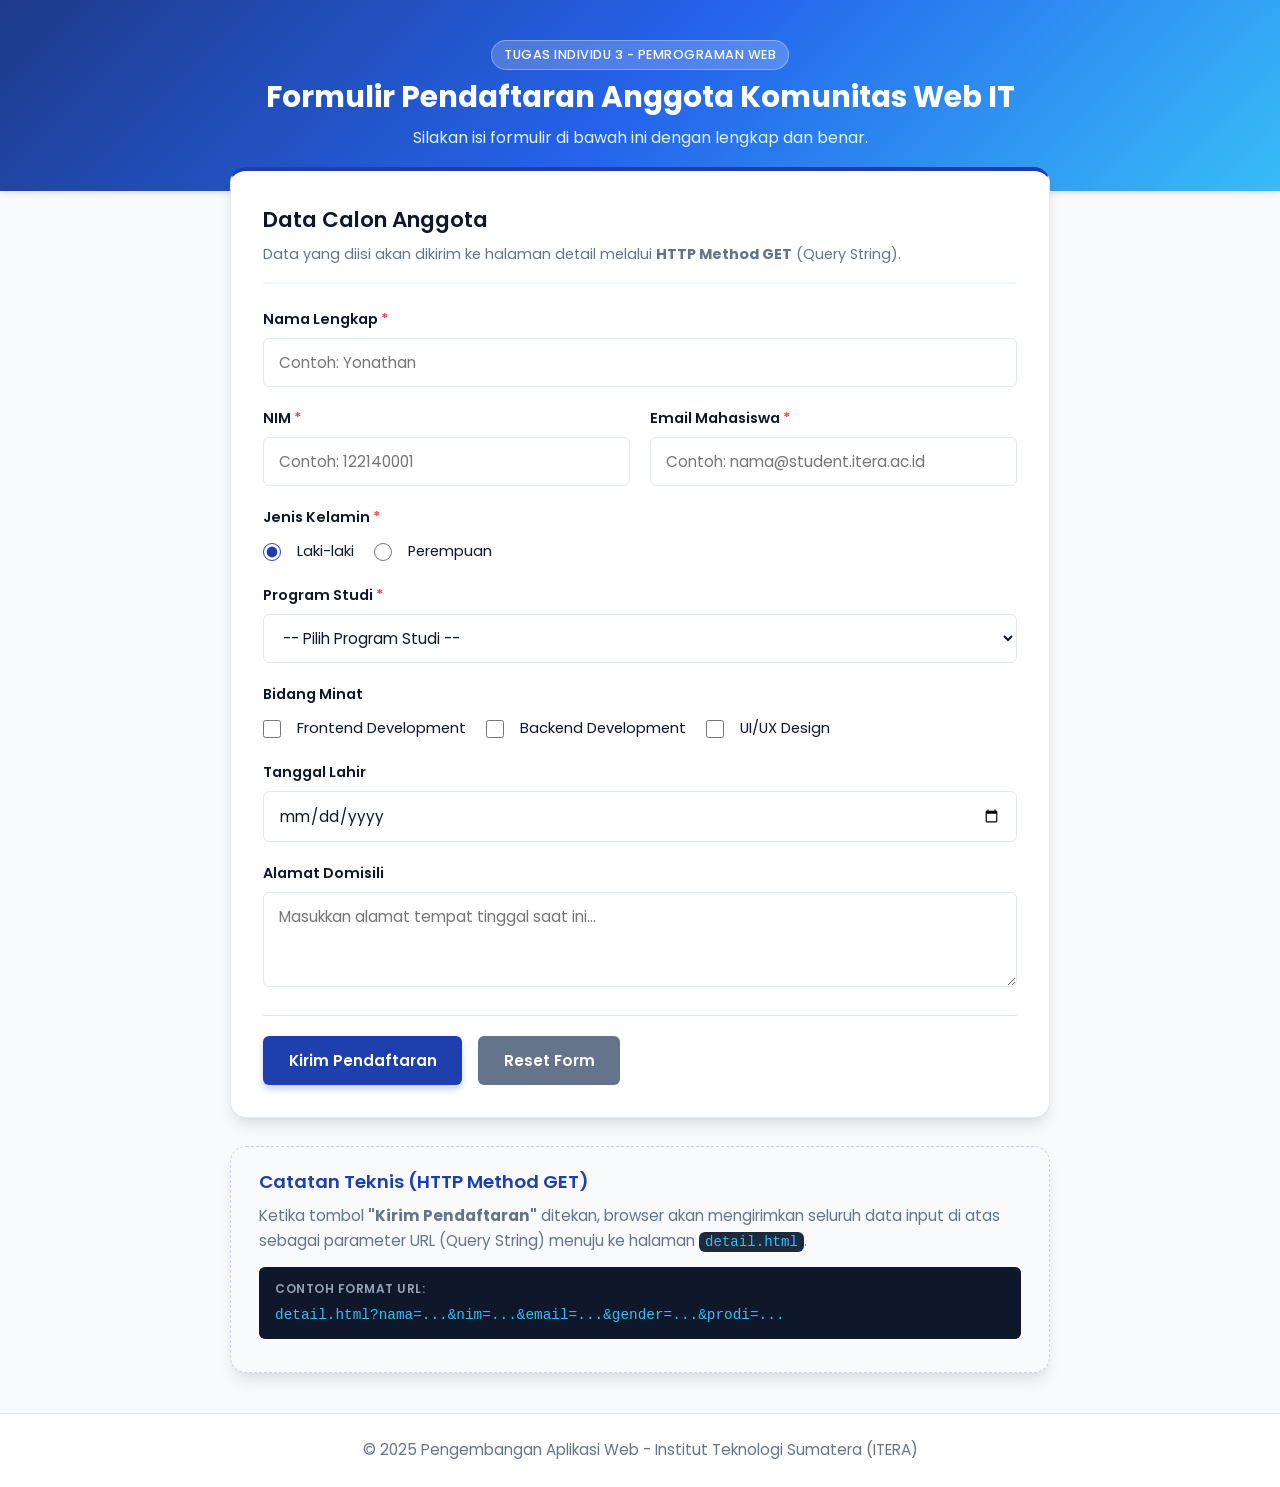
<file: task_3/index.html>
<!DOCTYPE html>
<html lang="id">
<head>
    <meta charset="UTF-8">
    <meta name="viewport" content="width=device-width, initial-scale=1.0">
    <title>Formulir Pendaftaran Mahasiswa - Pemrograman Web</title>
    <!-- Google Fonts -->
    <link rel="preconnect" href="https://fonts.googleapis.com">
    <link rel="preconnect" href="https://fonts.gstatic.com" crossorigin>
    <link href="https://fonts.googleapis.com/css2?family=Poppins:wght@300;400;500;600;700&display=swap" rel="stylesheet">
    <link rel="stylesheet" href="style.css">
</head>
<body>

    <header class="main-header">
        <div class="header-content">
            <span class="badge">Tugas Individu 3 - Pemrograman Web</span>
            <h1>Formulir Pendaftaran Anggota Komunitas Web IT</h1>
            <p>Silakan isi formulir di bawah ini dengan lengkap dan benar.</p>
        </div>
    </header>

    <main class="main-container">
        <!-- Kotak Card Formulir -->
        <section class="card form-card" id="form-section">
            <div class="card-header">
                <h2>Data Calon Anggota</h2>
                <p class="subtitle">Data yang diisi akan dikirim ke halaman detail melalui <strong>HTTP Method GET</strong> (Query String).</p>
            </div>

            <!-- Form Pendaftaran dengan method GET dan action ke detail.html -->
            <form id="form-pendaftaran" action="detail.html" method="GET">
                
                <!-- Input Nama Lengkap -->
                <div class="form-group">
                    <label for="nama" class="form-label">Nama Lengkap <span class="required">*</span></label>
                    <input type="text" id="nama" name="nama" class="form-control" placeholder="Contoh: Yonathan" required>
                </div>

                <!-- Input NIM dan Email (Layout Grid 2 Kolom) -->
                <div class="form-row">
                    <div class="form-group col-half">
                        <label for="nim" class="form-label">NIM <span class="required">*</span></label>
                        <input type="text" id="nim" name="nim" class="form-control" placeholder="Contoh: 122140001" required>
                    </div>
                    <div class="form-group col-half">
                        <label for="email" class="form-label">Email Mahasiswa <span class="required">*</span></label>
                        <input type="email" id="email" name="email" class="form-control" placeholder="Contoh: nama@student.itera.ac.id" required>
                    </div>
                </div>

                <!-- Input Pilihan Jenis Kelamin (Radio) -->
                <div class="form-group">
                    <label class="form-label">Jenis Kelamin <span class="required">*</span></label>
                    <div class="radio-group">
                        <label class="custom-radio">
                            <input type="radio" name="gender" value="Laki-laki" checked required>
                            <span class="radio-dot"></span>
                            Laki-laki
                        </label>
                        <label class="custom-radio">
                            <input type="radio" name="gender" value="Perempuan">
                            <span class="radio-dot"></span>
                            Perempuan
                        </label>
                    </div>
                </div>

                <!-- Input Program Studi (Select Dropdown) -->
                <div class="form-group">
                    <label for="prodi" class="form-label">Program Studi <span class="required">*</span></label>
                    <select id="prodi" name="prodi" class="form-select" required>
                        <option value="" disabled selected>-- Pilih Program Studi --</option>
                        <option value="Teknik Informatika">Teknik Informatika</option>
                        <option value="Sistem Informasi">Sistem Informasi</option>
                        <option value="Teknik Elektro">Teknik Elektro</option>
                        <option value="Sains Data">Sains Data</option>
                        <option value="Teknik Telekomunikasi">Teknik Telekomunikasi</option>
                    </select>
                </div>

                <!-- Input Pilihan Minat / Divisi (Checkbox) -->
                <div class="form-group">
                    <label class="form-label">Bidang Minat</label>
                    <div class="checkbox-group">
                        <label class="custom-checkbox">
                            <input type="checkbox" name="minat" value="Frontend Development">
                            <span class="checkbox-box"></span>
                            Frontend Development
                        </label>
                        <label class="custom-checkbox">
                            <input type="checkbox" name="minat" value="Backend Development">
                            <span class="checkbox-box"></span>
                            Backend Development
                        </label>
                        <label class="custom-checkbox">
                            <input type="checkbox" name="minat" value="UI/UX Design">
                            <span class="checkbox-box"></span>
                            UI/UX Design
                        </label>
                    </div>
                </div>

                <!-- Input Tanggal Lahir (Date Picker) -->
                <div class="form-group">
                    <label for="tgl_lahir" class="form-label">Tanggal Lahir</label>
                    <input type="date" id="tgl_lahir" name="tgl_lahir" class="form-control">
                </div>

                <!-- Input Alamat Domisili (Textarea) -->
                <div class="form-group">
                    <label for="alamat" class="form-label">Alamat Domisili</label>
                    <textarea id="alamat" name="alamat" class="form-control" rows="3" placeholder="Masukkan alamat tempat tinggal saat ini..."></textarea>
                </div>

                <!-- Tombol Aksi (Submit & Reset) -->
                <div class="form-actions">
                    <button type="submit" class="btn btn-primary" id="btn-submit">
                        Kirim Pendaftaran
                    </button>
                    <button type="reset" class="btn btn-secondary" id="btn-reset">
                        Reset Form
                    </button>
                </div>

            </form>
        </section>

        <!-- Informasi Bantuan Mengenai GET Query String -->
        <aside class="card info-card">
            <h3>Catatan Teknis (HTTP Method GET)</h3>
            <p>Ketika tombol <strong>"Kirim Pendaftaran"</strong> ditekan, browser akan mengirimkan seluruh data input di atas sebagai parameter URL (Query String) menuju ke halaman <code>detail.html</code>.</p>
            <div class="url-preview-box">
                <span class="preview-label">Contoh Format URL:</span>
                <code>detail.html?nama=...&nim=...&email=...&gender=...&prodi=...</code>
            </div>
        </aside>
    </main>

    <footer class="main-footer">
        <p>&copy; 2025 Pengembangan Aplikasi Web - Institut Teknologi Sumatera (ITERA)</p>
    </footer>

</body>
</html>
</file>
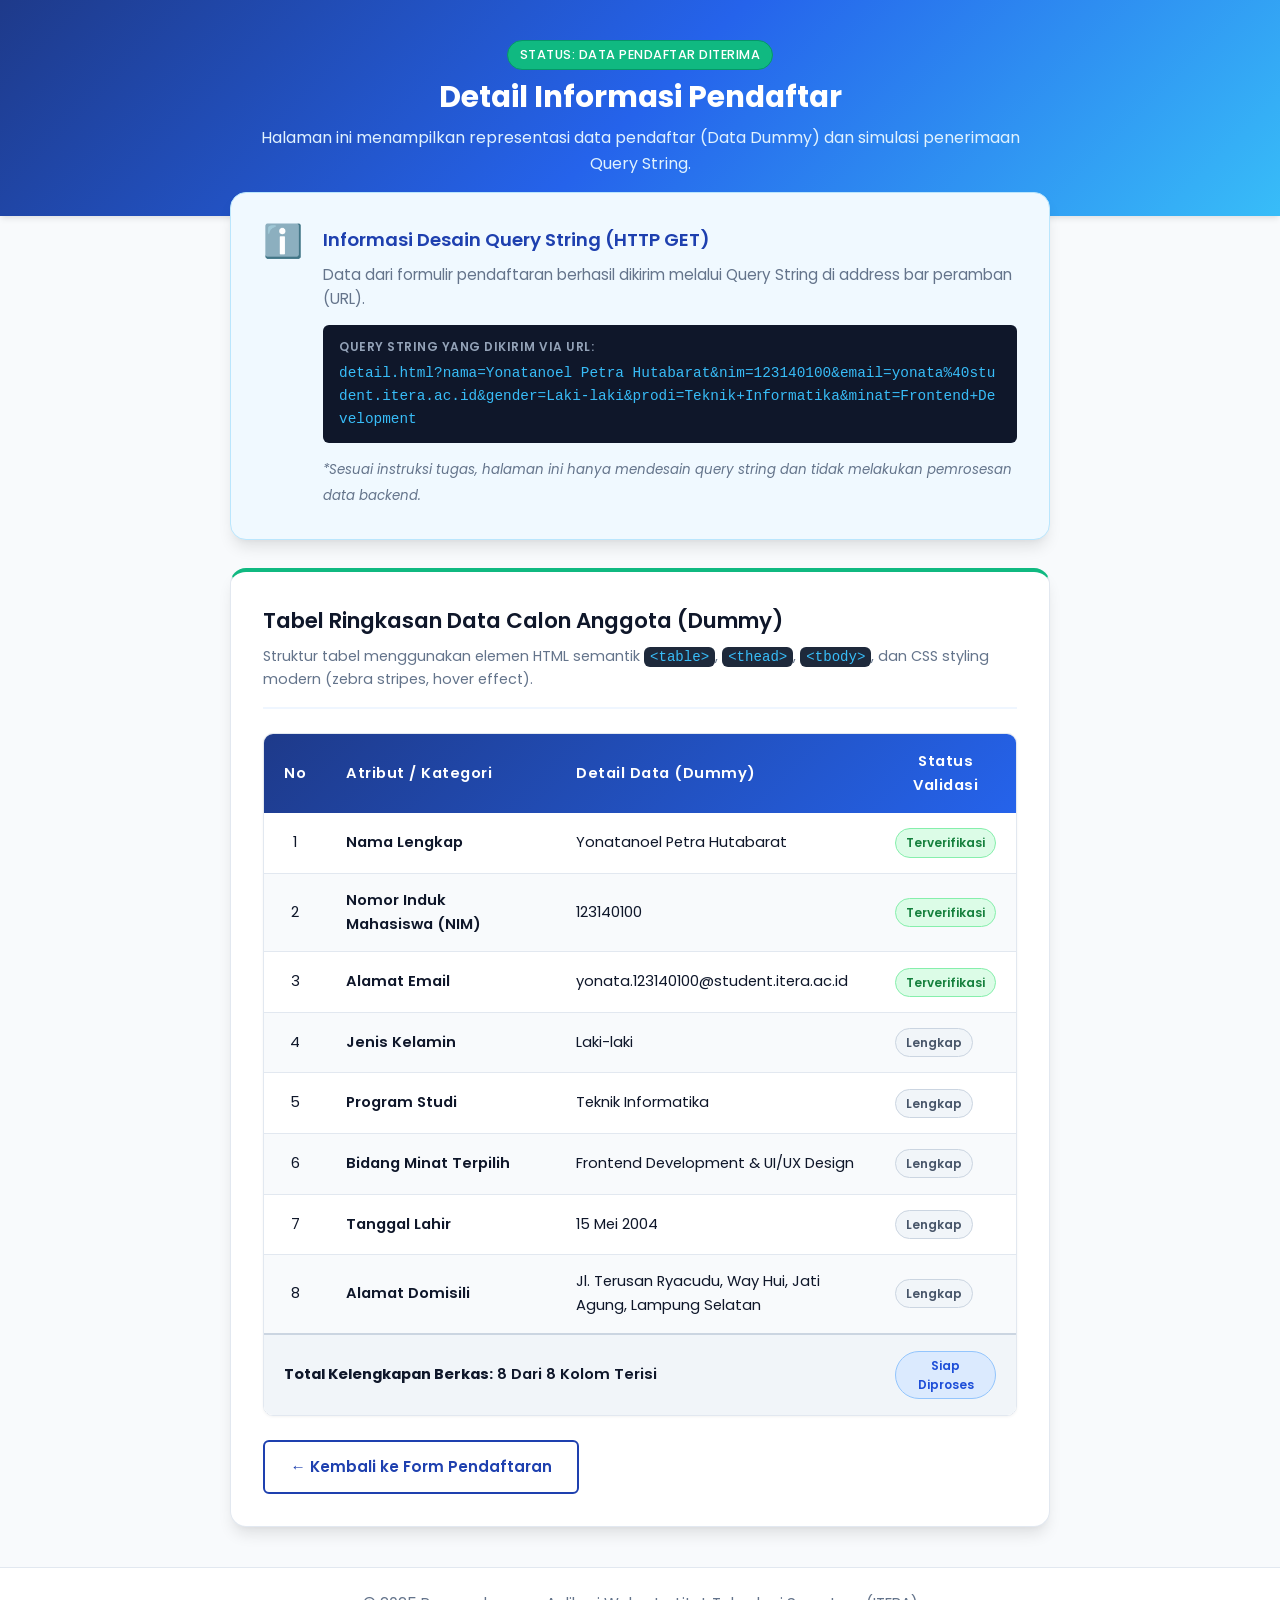
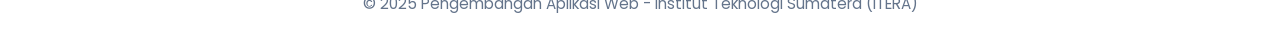
<file: task_3/detail.html>
<!DOCTYPE html>
<html lang="id">

<head>
    <meta charset="UTF-8">
    <meta name="viewport" content="width=device-width, initial-scale=1.0">
    <title>Detail Informasi Pendaftar - Pemrograman Web</title>
    <!-- Google Fonts -->
    <link rel="preconnect" href="https://fonts.googleapis.com">
    <link rel="preconnect" href="https://fonts.gstatic.com" crossorigin>
    <link href="https://fonts.googleapis.com/css2?family=Poppins:wght@300;400;500;600;700&display=swap"
        rel="stylesheet">
    <link rel="stylesheet" href="style.css">
</head>

<body>

    <header class="main-header">
        <div class="header-content">
            <span class="badge badge-success">Status: Data Pendaftar Diterima</span>
            <h1>Detail Informasi Pendaftar</h1>
            <p>Halaman ini menampilkan representasi data pendaftar (Data Dummy) dan simulasi penerimaan Query String.
            </p>
        </div>
    </header>

    <main class="main-container">

        <!-- Box Notifikasi Query String yang Diterima -->
        <section class="card notification-card" id="query-info-box">
            <div class="notification-icon">ℹ️</div>
            <div class="notification-body">
                <h3>Informasi Desain Query String (HTTP GET)</h3>
                <p>Data dari formulir pendaftaran berhasil dikirim melalui Query String di address bar peramban (URL).
                </p>
                <div class="url-preview-box">
                    <span class="preview-label">Query String yang dikirim via URL:</span>
                    <code id="display-query-string">Memuat query string dari browser...</code>
                </div>
                <small class="note-text">*Sesuai instruksi tugas, halaman ini hanya mendesain query string dan tidak
                    melakukan pemrosesan data backend.</small>
            </div>
        </section>

        <!-- Box Tabel Detail Informasi Pendaftar (Dummy Data) -->
        <section class="card table-card" id="detail-section">
            <div class="card-header">
                <h2>Tabel Ringkasan Data Calon Anggota (Dummy)</h2>
                <p class="subtitle">Struktur tabel menggunakan elemen HTML semantik <code>&lt;table&gt;</code>,
                    <code>&lt;thead&gt;</code>, <code>&lt;tbody&gt;</code>, dan CSS styling modern (zebra stripes, hover
                    effect).
                </p>
            </div>

            <!-- Tabel Data Dummy -->
            <div class="table-responsive">
                <table class="custom-table" id="tabel-pendaftar">
                    <thead>
                        <tr>
                            <th class="th-no">No</th>
                            <th class="th-field">Atribut / Kategori</th>
                            <th class="th-value">Detail Data (Dummy)</th>
                            <th class="th-status">Status Validasi</th>
                        </tr>
                    </thead>
                    <tbody>
                        <tr>
                            <td class="text-center">1</td>
                            <td class="field-title">Nama Lengkap</td>
                            <td>Yonatanoel Petra Hutabarat</td>
                            <td><span class="tag tag-verified">Terverifikasi</span></td>
                        </tr>
                        <tr>
                            <td class="text-center">2</td>
                            <td class="field-title">Nomor Induk Mahasiswa (NIM)</td>
                            <td>123140100</td>
                            <td><span class="tag tag-verified">Terverifikasi</span></td>
                        </tr>
                        <tr>
                            <td class="text-center">3</td>
                            <td class="field-title">Alamat Email</td>
                            <td>yonata.123140100@student.itera.ac.id</td>
                            <td><span class="tag tag-verified">Terverifikasi</span></td>
                        </tr>
                        <tr>
                            <td class="text-center">4</td>
                            <td class="field-title">Jenis Kelamin</td>
                            <td>Laki-laki</td>
                            <td><span class="tag tag-neutral">Lengkap</span></td>
                        </tr>
                        <tr>
                            <td class="text-center">5</td>
                            <td class="field-title">Program Studi</td>
                            <td>Teknik Informatika</td>
                            <td><span class="tag tag-neutral">Lengkap</span></td>
                        </tr>
                        <tr>
                            <td class="text-center">6</td>
                            <td class="field-title">Bidang Minat Terpilih</td>
                            <td>Frontend Development & UI/UX Design</td>
                            <td><span class="tag tag-neutral">Lengkap</span></td>
                        </tr>
                        <tr>
                            <td class="text-center">7</td>
                            <td class="field-title">Tanggal Lahir</td>
                            <td>15 Mei 2004</td>
                            <td><span class="tag tag-neutral">Lengkap</span></td>
                        </tr>
                        <tr>
                            <td class="text-center">8</td>
                            <td class="field-title">Alamat Domisili</td>
                            <td>Jl. Terusan Ryacudu, Way Hui, Jati Agung, Lampung Selatan</td>
                            <td><span class="tag tag-neutral">Lengkap</span></td>
                        </tr>
                    </tbody>
                    <tfoot>
                        <tr>
                            <td colspan="3" class="tfoot-summary">
                                <strong>Total Kelengkapan Berkas:</strong> 8 Dari 8 Kolom Terisi
                            </td>
                            <td class="text-center">
                                <span class="tag tag-success">Siap Diproses</span>
                            </td>
                        </tr>
                    </tfoot>
                </table>
            </div>

            <!-- Tombol Navigasi Kembali -->
            <div class="card-actions">
                <a href="index.html" class="btn btn-outline" id="btn-back">
                    &larr; Kembali ke Form Pendaftaran
                </a>
            </div>
        </section>

    </main>

    <footer class="main-footer">
        <p>&copy; 2025 Pengembangan Aplikasi Web - Institut Teknologi Sumatera (ITERA)</p>
    </footer>

    <!-- Script ringan untuk menampilkan query string aktual di URL bar agar visualisasi jelas dan interaktif -->
    <script>
        document.addEventListener('DOMContentLoaded', () => {
            const queryElement = document.getElementById('display-query-string');
            const searchString = window.location.search;
            if (searchString && searchString.length > 1) {
                queryElement.textContent = window.location.pathname.split('/').pop() + searchString;
            } else {
                queryElement.textContent = 'detail.html?nama=Yonatanoel Petra Hutabarat&nim=123140100&email=yonata%40student.itera.ac.id&gender=Laki-laki&prodi=Teknik+Informatika&minat=Frontend+Development';
            }
        });
    </script>

</body>

</html>
</file>
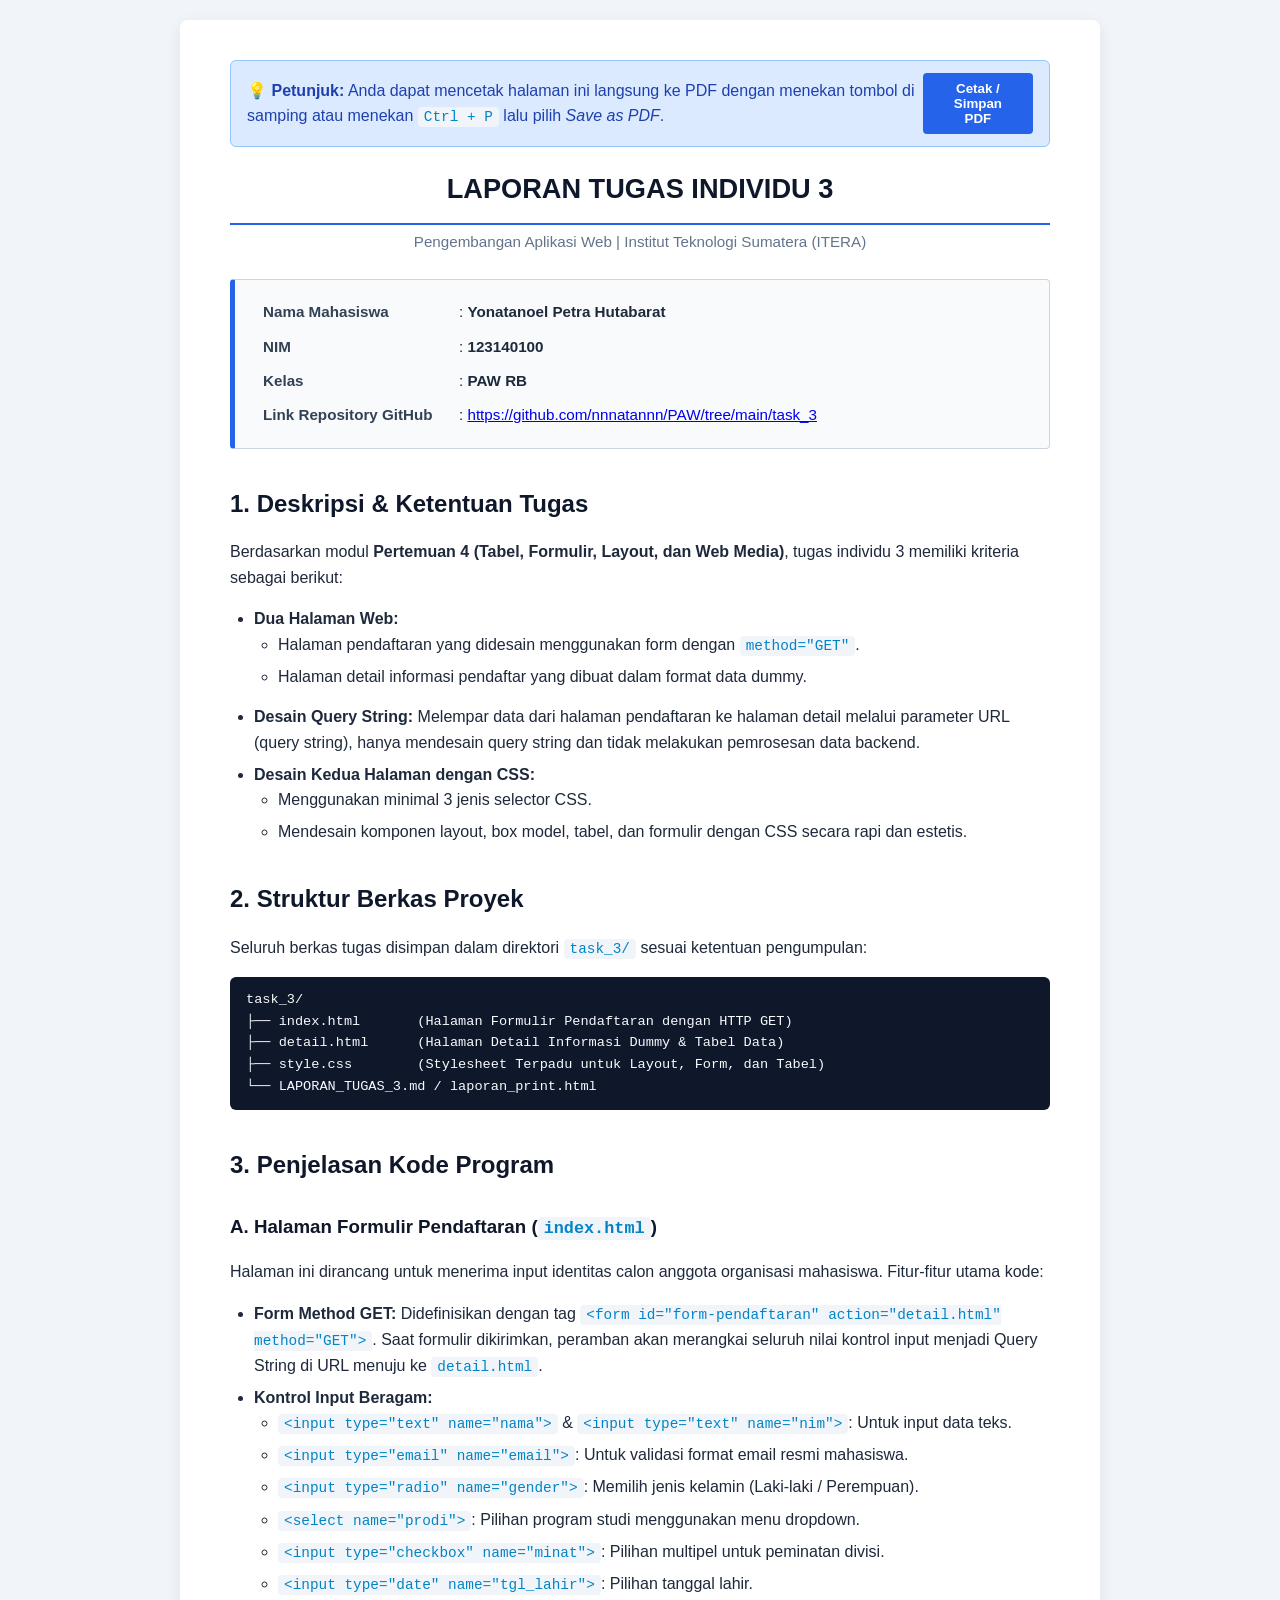
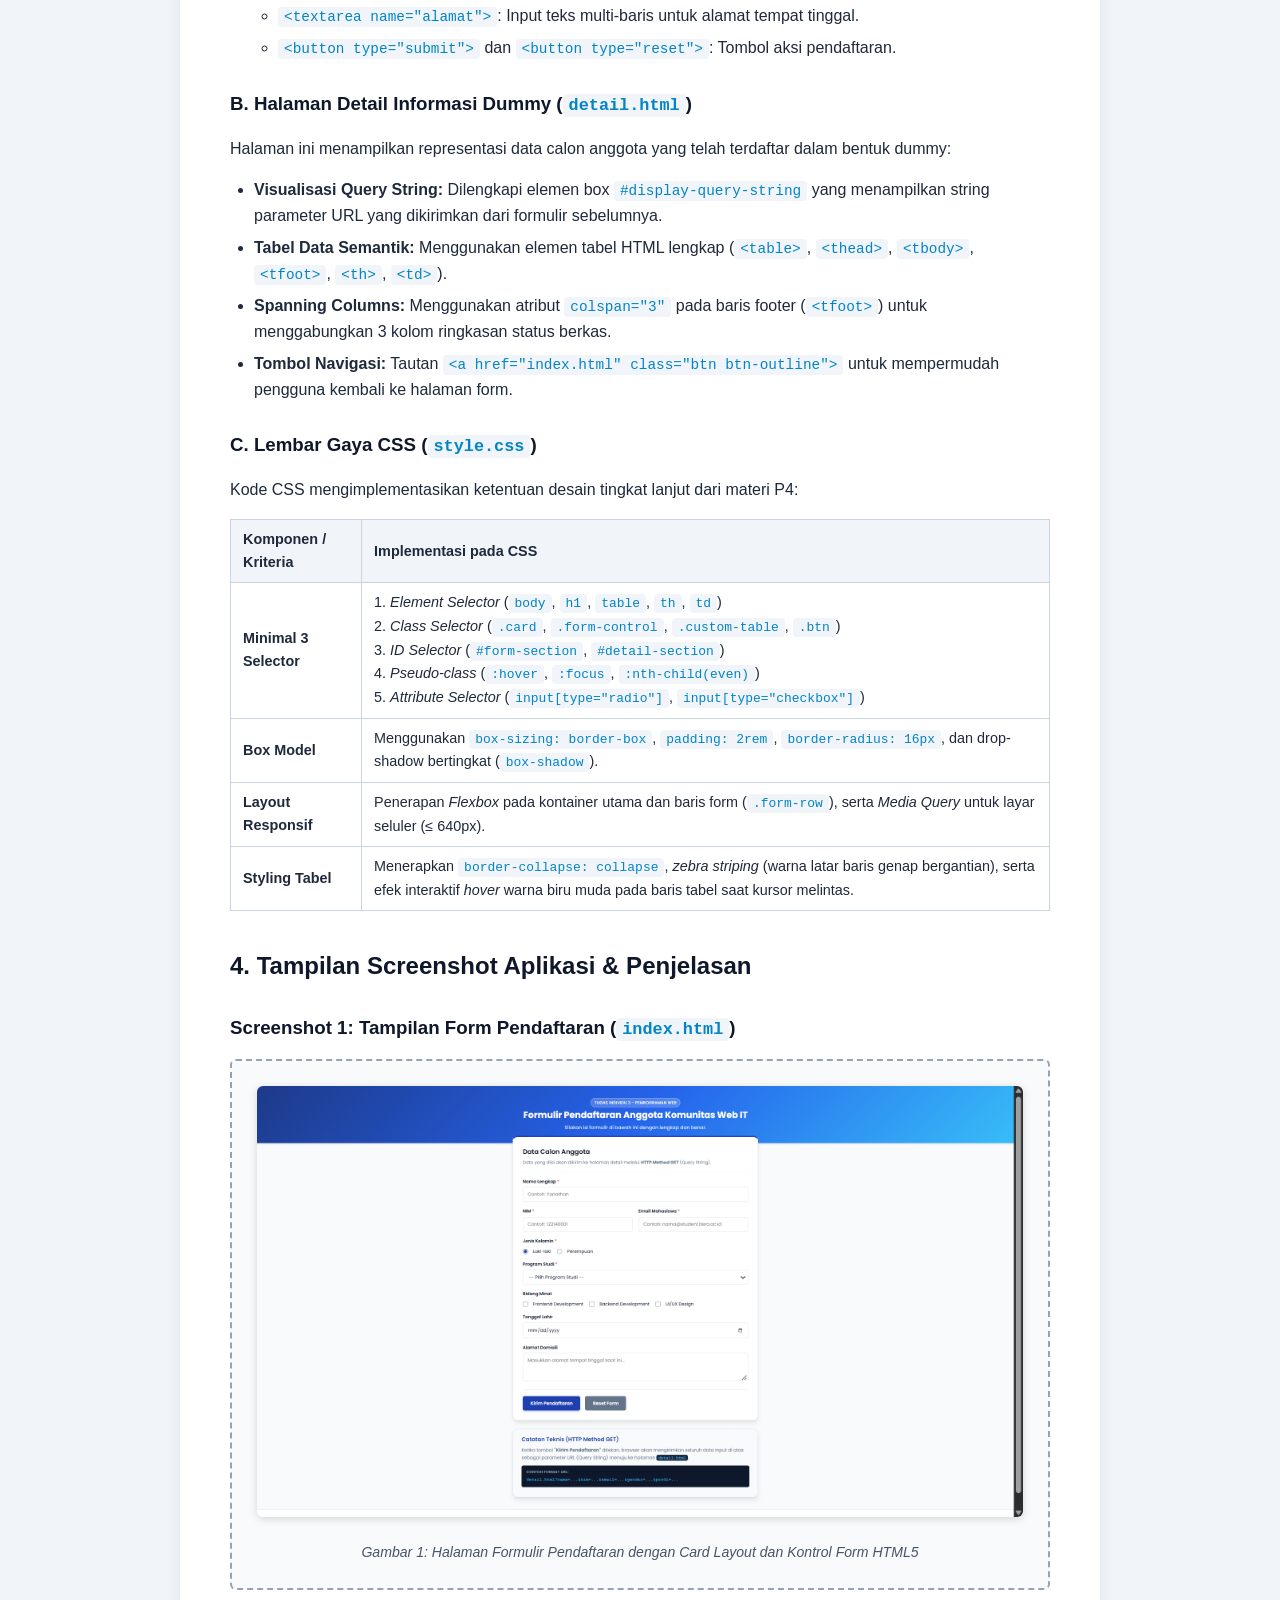
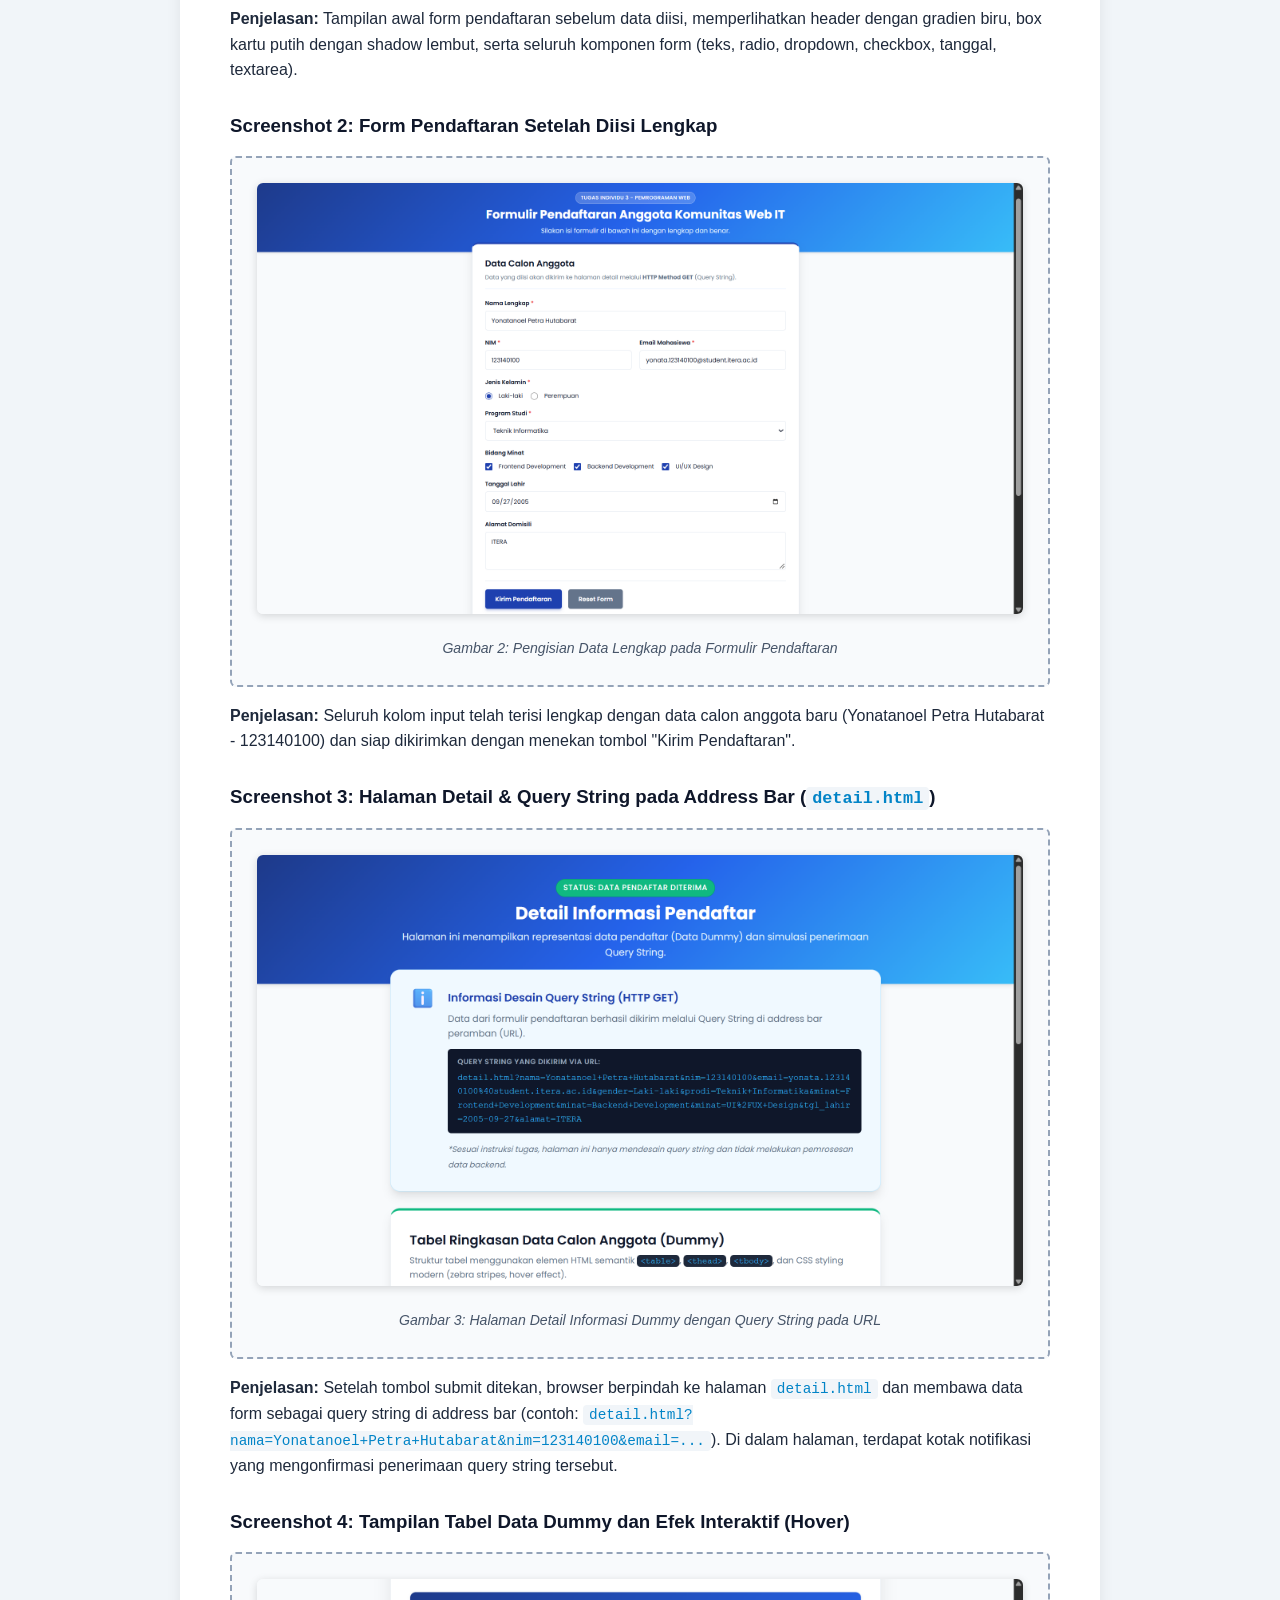
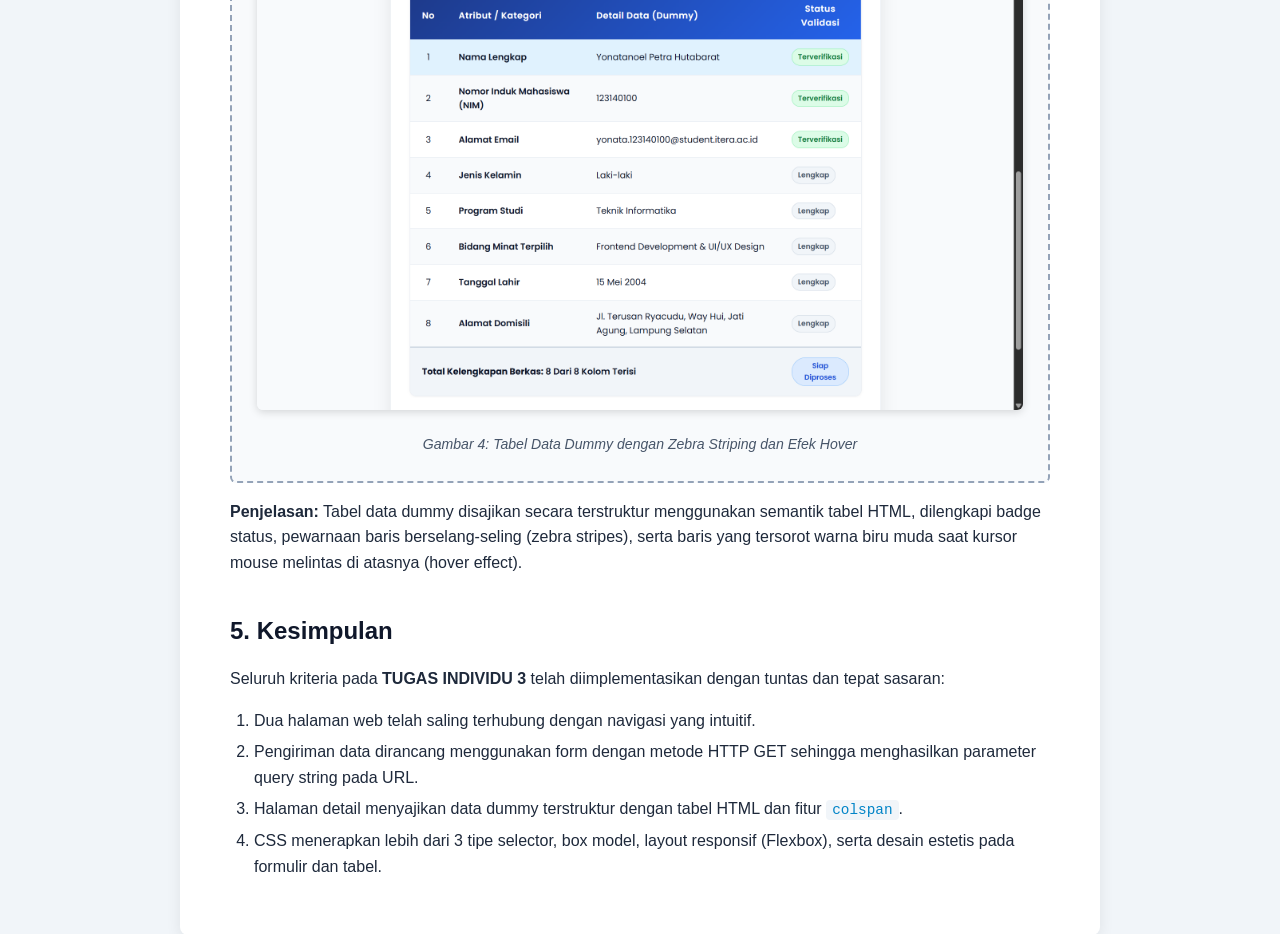
<file: task_3/laporan_print.html>
<!DOCTYPE html>
<html lang="id">

<head>
    <meta charset="UTF-8">
    <meta name="viewport" content="width=device-width, initial-scale=1.0">
    <title>Laporan Tugas Individu 3 - Pemrograman Aplikasi Web</title>
    <style>
        @page {
            size: A4;
            margin: 20mm;
        }

        body {
            font-family: 'Segoe UI', Arial, sans-serif;
            color: #1e293b;
            line-height: 1.6;
            margin: 0;
            padding: 20px;
            background-color: #f1f5f9;
        }

        .page-container {
            max-width: 820px;
            margin: 0 auto;
            background: #ffffff;
            padding: 40px 50px;
            box-shadow: 0 4px 15px rgba(0, 0, 0, 0.08);
            border-radius: 8px;
        }

        h1,
        h2,
        h3,
        h4 {
            color: #0f172a;
            margin-top: 1.5em;
            margin-bottom: 0.5em;
        }

        h1 {
            font-size: 1.7rem;
            text-align: center;
            border-bottom: 2px solid #2563eb;
            padding-bottom: 12px;
            margin-top: 0;
        }

        .header-sub {
            text-align: center;
            color: #64748b;
            font-size: 0.95rem;
            margin-top: -8px;
            margin-bottom: 25px;
        }

        .identity-box {
            background-color: #f8fafc;
            border: 1px solid #cbd5e1;
            border-left: 5px solid #2563eb;
            padding: 15px 20px;
            border-radius: 4px;
            margin-bottom: 25px;
        }

        .identity-box table {
            width: 100%;
            border-collapse: collapse;
        }

        .identity-box td {
            padding: 5px 8px;
            font-size: 0.95rem;
        }

        .identity-box td.label {
            width: 180px;
            font-weight: 600;
            color: #334155;
        }

        ul,
        ol {
            padding-left: 24px;
            margin-bottom: 15px;
        }

        li {
            margin-bottom: 6px;
        }

        code {
            background-color: #f1f5f9;
            color: #0284c7;
            padding: 2px 6px;
            border-radius: 4px;
            font-family: Consolas, monospace;
            font-size: 0.9em;
        }

        pre {
            background-color: #0f172a;
            color: #f8fafc;
            padding: 12px 16px;
            border-radius: 6px;
            overflow-x: auto;
            font-size: 0.85rem;
        }

        .screenshot-placeholder {
            border: 2px dashed #94a3b8;
            background-color: #f8fafc;
            padding: 25px;
            text-align: center;
            border-radius: 6px;
            margin: 15px 0;
            color: #64748b;
        }

        .screenshot-placeholder img {
            max-width: 100%;
            border-radius: 4px;
            box-shadow: 0 2px 8px rgba(0, 0, 0, 0.1);
            margin-bottom: 10px;
        }

        .caption {
            font-size: 0.88rem;
            font-style: italic;
            color: #475569;
            margin-top: 6px;
        }

        .table-summary {
            width: 100%;
            border-collapse: collapse;
            margin: 15px 0;
            font-size: 0.9rem;
        }

        .table-summary th,
        .table-summary td {
            border: 1px solid #cbd5e1;
            padding: 8px 12px;
            text-align: left;
        }

        .table-summary th {
            background-color: #f1f5f9;
            font-weight: 600;
        }

        .no-print {
            background-color: #dbeafe;
            border: 1px solid #93c5fd;
            color: #1e40af;
            padding: 12px 16px;
            border-radius: 6px;
            margin-bottom: 20px;
            display: flex;
            justify-content: space-between;
            align-items: center;
        }

        .btn-print {
            background: #2563eb;
            color: #ffffff;
            border: none;
            padding: 8px 16px;
            border-radius: 4px;
            cursor: pointer;
            font-weight: 600;
        }

        @media print {
            body {
                background: none;
                padding: 0;
            }

            .page-container {
                box-shadow: none;
                padding: 0;
                max-width: 100%;
            }

            .no-print {
                display: none;
            }
        }
    </style>
</head>

<body>

    <div class="page-container">

        <div class="no-print">
            <span>💡 <strong>Petunjuk:</strong> Anda dapat mencetak halaman ini langsung ke PDF dengan menekan tombol di
                samping atau menekan <code>Ctrl + P</code> lalu pilih <em>Save as PDF</em>.</span>
            <button class="btn-print" onclick="window.print()">Cetak / Simpan PDF</button>
        </div>

        <h1>LAPORAN TUGAS INDIVIDU 3</h1>
        <div class="header-sub">Pengembangan Aplikasi Web | Institut Teknologi Sumatera (ITERA)</div>

        <!-- 1. IDENTITAS MAHASISWA -->
        <div class="identity-box">
            <table>
                <tr>
                    <td class="label">Nama Mahasiswa</td>
                    <td>: <strong>Yonatanoel Petra Hutabarat</strong></td>
                </tr>
                <tr>
                    <td class="label">NIM</td>
                    <td>: <strong>123140100</strong></td>
                </tr>
                <tr>
                    <td class="label">Kelas</td>
                    <td>: <strong>PAW RB</strong></td>
                </tr>
                <tr>
                    <td class="label">Link Repository GitHub</td>
                    <td>: <a href="https://github.com/nnnatannn/PAW/tree/main/task_3"
                            target="_blank">https://github.com/nnnatannn/PAW/tree/main/task_3</a></td>
                </tr>
            </table>
        </div>

        <!-- 2. DESKRIPSI TUGAS -->
        <h2>1. Deskripsi & Ketentuan Tugas</h2>
        <p>Berdasarkan modul <strong>Pertemuan 4 (Tabel, Formulir, Layout, dan Web Media)</strong>, tugas individu 3
            memiliki kriteria sebagai berikut:</p>
        <ul>
            <li><strong>Dua Halaman Web:</strong>
                <ul>
                    <li>Halaman pendaftaran yang didesain menggunakan form dengan <code>method="GET"</code>.</li>
                    <li>Halaman detail informasi pendaftar yang dibuat dalam format data dummy.</li>
                </ul>
            </li>
            <li><strong>Desain Query String:</strong> Melempar data dari halaman pendaftaran ke halaman detail melalui
                parameter URL (query string), hanya mendesain query string dan tidak melakukan pemrosesan data backend.
            </li>
            <li><strong>Desain Kedua Halaman dengan CSS:</strong>
                <ul>
                    <li>Menggunakan minimal 3 jenis selector CSS.</li>
                    <li>Mendesain komponen layout, box model, tabel, dan formulir dengan CSS secara rapi dan estetis.
                    </li>
                </ul>
            </li>
        </ul>

        <!-- 3. STRUKTUR BERKAS -->
        <h2>2. Struktur Berkas Proyek</h2>
        <p>Seluruh berkas tugas disimpan dalam direktori <code>task_3/</code> sesuai ketentuan pengumpulan:</p>
        <pre>task_3/
├── index.html       (Halaman Formulir Pendaftaran dengan HTTP GET)
├── detail.html      (Halaman Detail Informasi Dummy & Tabel Data)
├── style.css        (Stylesheet Terpadu untuk Layout, Form, dan Tabel)
└── LAPORAN_TUGAS_3.md / laporan_print.html</pre>

        <!-- 4. PENJELASAN KODE PROGRAM -->
        <h2>3. Penjelasan Kode Program</h2>

        <h3>A. Halaman Formulir Pendaftaran (<code>index.html</code>)</h3>
        <p>Halaman ini dirancang untuk menerima input identitas calon anggota organisasi mahasiswa. Fitur-fitur utama
            kode:</p>
        <ul>
            <li><strong>Form Method GET:</strong> Didefinisikan dengan tag
                <code>&lt;form id="form-pendaftaran" action="detail.html" method="GET"&gt;</code>. Saat formulir
                dikirimkan, peramban akan merangkai seluruh nilai kontrol input menjadi Query String di URL menuju ke
                <code>detail.html</code>.
            </li>
            <li><strong>Kontrol Input Beragam:</strong>
                <ul>
                    <li><code>&lt;input type="text" name="nama"&gt;</code> &
                        <code>&lt;input type="text" name="nim"&gt;</code>: Untuk input data teks.
                    </li>
                    <li><code>&lt;input type="email" name="email"&gt;</code>: Untuk validasi format email resmi
                        mahasiswa.</li>
                    <li><code>&lt;input type="radio" name="gender"&gt;</code>: Memilih jenis kelamin (Laki-laki /
                        Perempuan).</li>
                    <li><code>&lt;select name="prodi"&gt;</code>: Pilihan program studi menggunakan menu dropdown.</li>
                    <li><code>&lt;input type="checkbox" name="minat"&gt;</code>: Pilihan multipel untuk peminatan
                        divisi.</li>
                    <li><code>&lt;input type="date" name="tgl_lahir"&gt;</code>: Pilihan tanggal lahir.</li>
                    <li><code>&lt;textarea name="alamat"&gt;</code>: Input teks multi-baris untuk alamat tempat tinggal.
                    </li>
                    <li><code>&lt;button type="submit"&gt;</code> dan <code>&lt;button type="reset"&gt;</code>: Tombol
                        aksi pendaftaran.</li>
                </ul>
            </li>
        </ul>

        <h3>B. Halaman Detail Informasi Dummy (<code>detail.html</code>)</h3>
        <p>Halaman ini menampilkan representasi data calon anggota yang telah terdaftar dalam bentuk dummy:</p>
        <ul>
            <li><strong>Visualisasi Query String:</strong> Dilengkapi elemen box <code>#display-query-string</code> yang
                menampilkan string parameter URL yang dikirimkan dari formulir sebelumnya.</li>
            <li><strong>Tabel Data Semantik:</strong> Menggunakan elemen tabel HTML lengkap (<code>&lt;table&gt;</code>,
                <code>&lt;thead&gt;</code>, <code>&lt;tbody&gt;</code>, <code>&lt;tfoot&gt;</code>,
                <code>&lt;th&gt;</code>, <code>&lt;td&gt;</code>).
            </li>
            <li><strong>Spanning Columns:</strong> Menggunakan atribut <code>colspan="3"</code> pada baris footer
                (<code>&lt;tfoot&gt;</code>) untuk menggabungkan 3 kolom ringkasan status berkas.</li>
            <li><strong>Tombol Navigasi:</strong> Tautan
                <code>&lt;a href="index.html" class="btn btn-outline"&gt;</code> untuk mempermudah pengguna kembali ke
                halaman form.
            </li>
        </ul>

        <h3>C. Lembar Gaya CSS (<code>style.css</code>)</h3>
        <p>Kode CSS mengimplementasikan ketentuan desain tingkat lanjut dari materi P4:</p>
        <table class="table-summary">
            <thead>
                <tr>
                    <th>Komponen / Kriteria</th>
                    <th>Implementasi pada CSS</th>
                </tr>
            </thead>
            <tbody>
                <tr>
                    <td><strong>Minimal 3 Selector</strong></td>
                    <td>
                        1. <em>Element Selector</em> (<code>body</code>, <code>h1</code>, <code>table</code>,
                        <code>th</code>, <code>td</code>)<br>
                        2. <em>Class Selector</em> (<code>.card</code>, <code>.form-control</code>,
                        <code>.custom-table</code>, <code>.btn</code>)<br>
                        3. <em>ID Selector</em> (<code>#form-section</code>, <code>#detail-section</code>)<br>
                        4. <em>Pseudo-class</em> (<code>:hover</code>, <code>:focus</code>,
                        <code>:nth-child(even)</code>)<br>
                        5. <em>Attribute Selector</em> (<code>input[type="radio"]</code>,
                        <code>input[type="checkbox"]</code>)
                    </td>
                </tr>
                <tr>
                    <td><strong>Box Model</strong></td>
                    <td>Menggunakan <code>box-sizing: border-box</code>, <code>padding: 2rem</code>,
                        <code>border-radius: 16px</code>, dan drop-shadow bertingkat (<code>box-shadow</code>).
                    </td>
                </tr>
                <tr>
                    <td><strong>Layout Responsif</strong></td>
                    <td>Penerapan <em>Flexbox</em> pada kontainer utama dan baris form (<code>.form-row</code>), serta
                        <em>Media Query</em> untuk layar seluler (&le; 640px).
                    </td>
                </tr>
                <tr>
                    <td><strong>Styling Tabel</strong></td>
                    <td>Menerapkan <code>border-collapse: collapse</code>, <em>zebra striping</em> (warna latar baris
                        genap bergantian), serta efek interaktif <em>hover</em> warna biru muda pada baris tabel saat
                        kursor melintas.</td>
                </tr>
            </tbody>
        </table>

        <!-- 5. TAMPILAN SCREENSHOT & PENJELASAN -->
        <h2>4. Tampilan Screenshot Aplikasi & Penjelasan</h2>

        <h3>Screenshot 1: Tampilan Form Pendaftaran (<code>index.html</code>)</h3>
        <div class="screenshot-placeholder">
            <img src="Tampilan Form Pendaftaran.png" alt="Tampilan Form Pendaftaran"
                style="max-width: 100%; border-radius: 6px; box-shadow: 0 2px 8px rgba(0,0,0,0.15);">
            <div class="caption">Gambar 1: Halaman Formulir Pendaftaran dengan Card Layout dan Kontrol Form HTML5</div>
        </div>
        <p><strong>Penjelasan:</strong> Tampilan awal form pendaftaran sebelum data diisi, memperlihatkan header dengan
            gradien biru, box kartu putih dengan shadow lembut, serta seluruh komponen form (teks, radio, dropdown,
            checkbox, tanggal, textarea).</p>

        <h3>Screenshot 2: Form Pendaftaran Setelah Diisi Lengkap</h3>
        <div class="screenshot-placeholder">
            <img src="Form Pendaftaran Setelah Diisi Lengkap.png" alt="Form Pendaftaran Setelah Diisi Lengkap"
                style="max-width: 100%; border-radius: 6px; box-shadow: 0 2px 8px rgba(0,0,0,0.15);">
            <div class="caption">Gambar 2: Pengisian Data Lengkap pada Formulir Pendaftaran</div>
        </div>
        <p><strong>Penjelasan:</strong> Seluruh kolom input telah terisi lengkap dengan data calon anggota baru
            (Yonatanoel Petra Hutabarat - 123140100) dan siap
            dikirimkan dengan menekan tombol "Kirim Pendaftaran".</p>

        <h3>Screenshot 3: Halaman Detail & Query String pada Address Bar (<code>detail.html</code>)</h3>
        <div class="screenshot-placeholder">
            <img src="Halaman Detail &amp; Query String pada Address Bar.png"
                alt="Halaman Detail & Query String pada Address Bar"
                style="max-width: 100%; border-radius: 6px; box-shadow: 0 2px 8px rgba(0,0,0,0.15);">
            <div class="caption">Gambar 3: Halaman Detail Informasi Dummy dengan Query String pada URL</div>
        </div>
        <p><strong>Penjelasan:</strong> Setelah tombol submit ditekan, browser berpindah ke halaman
            <code>detail.html</code> dan membawa data form sebagai query string di address bar (contoh:
            <code>detail.html?nama=Yonatanoel+Petra+Hutabarat&nim=123140100&email=...</code>). Di dalam halaman,
            terdapat kotak notifikasi
            yang mengonfirmasi penerimaan query string tersebut.
        </p>

        <h3>Screenshot 4: Tampilan Tabel Data Dummy dan Efek Interaktif (Hover)</h3>
        <div class="screenshot-placeholder">
            <img src="Tampilan Tabel Data Dummy dan Efek Interaktif.png"
                alt="Tampilan Tabel Data Dummy dan Efek Interaktif"
                style="max-width: 100%; border-radius: 6px; box-shadow: 0 2px 8px rgba(0,0,0,0.15);">
            <div class="caption">Gambar 4: Tabel Data Dummy dengan Zebra Striping dan Efek Hover</div>
        </div>
        <p><strong>Penjelasan:</strong> Tabel data dummy disajikan secara terstruktur menggunakan semantik tabel HTML,
            dilengkapi badge status, pewarnaan baris berselang-seling (zebra stripes), serta baris yang tersorot warna
            biru muda saat kursor mouse melintas di atasnya (hover effect).</p>

        <!-- 6. KESIMPULAN -->
        <h2>5. Kesimpulan</h2>
        <p>Seluruh kriteria pada <strong>TUGAS INDIVIDU 3</strong> telah diimplementasikan dengan tuntas dan tepat
            sasaran:</p>
        <ol>
            <li>Dua halaman web telah saling terhubung dengan navigasi yang intuitif.</li>
            <li>Pengiriman data dirancang menggunakan form dengan metode HTTP GET sehingga menghasilkan parameter query
                string pada URL.</li>
            <li>Halaman detail menyajikan data dummy terstruktur dengan tabel HTML dan fitur <code>colspan</code>.</li>
            <li>CSS menerapkan lebih dari 3 tipe selector, box model, layout responsif (Flexbox), serta desain estetis
                pada formulir dan tabel.</li>
        </ol>

    </div>

</body>

</html>
</file>
<file: task_3/style.css>
/* ==========================================================================
   TUGAS INDIVIDU 3 - PEMROGRAMAN APLIKASI WEB (ITERA)
   File        : style.css
   Deskripsi   : Berkas styling untuk Halaman Formulir Pendaftaran (index.html)
                 dan Halaman Detail Informasi Dummy (detail.html).
   Implementasi: Layout responsif (Flexbox & Grid), Box Model, Desain Formulir,
                 Desain Tabel Modern (Zebra Stripes, Hover Effect), dan Minimal
                 5 ragam tipe CSS Selector.
   ========================================================================== */

/* --------------------------------------------------------------------------
   1. CSS RESET & VARIABEL TEMA (Root)
   -------------------------------------------------------------------------- */
:root {
    --primary-color: #1e40af;       /* Royal Blue */
    --primary-hover: #1d4ed8;
    --primary-light: #eff6ff;
    --secondary-color: #64748b;     /* Slate */
    --secondary-hover: #475569;
    --accent-color: #0284c7;        /* Sky Blue */
    --success-color: #10b981;       /* Emerald */
    --success-light: #ecfdf5;
    --bg-body: #f8fafc;             /* Very light slate */
    --card-bg: #ffffff;
    --text-main: #0f172a;           /* Dark slate */
    --text-muted: #64748b;
    --border-color: #e2e8f0;
    --border-focus: #3b82f6;
    --shadow-sm: 0 1px 3px rgba(0, 0, 0, 0.05);
    --shadow-md: 0 4px 6px -1px rgba(0, 0, 0, 0.08), 0 2px 4px -2px rgba(0, 0, 0, 0.05);
    --shadow-lg: 0 10px 15px -3px rgba(0, 0, 0, 0.1), 0 4px 6px -4px rgba(0, 0, 0, 0.05);
    --radius-sm: 6px;
    --radius-md: 10px;
    --radius-lg: 16px;
    --transition: all 0.25s ease-in-out;
}

/* --------------------------------------------------------------------------
   2. ELEMENT SELECTOR (Tag Selector)
   -------------------------------------------------------------------------- */
* {
    margin: 0;
    padding: 0;
    box-sizing: border-box;
}

body {
    font-family: 'Poppins', -apple-system, BlinkMacSystemFont, "Segoe UI", Roboto, sans-serif;
    background-color: var(--bg-body);
    color: var(--text-main);
    line-height: 1.6;
    min-height: 100vh;
    display: flex;
    flex-direction: column;
}

h1 {
    font-size: 1.85rem;
    font-weight: 700;
    color: #ffffff;
    margin-top: 0.5rem;
    line-height: 1.3;
}

h2 {
    font-size: 1.35rem;
    font-weight: 600;
    color: var(--text-main);
}

h3 {
    font-size: 1.15rem;
    font-weight: 600;
    color: var(--primary-color);
    margin-bottom: 0.5rem;
}

p {
    color: var(--text-muted);
    font-size: 0.95rem;
}

code {
    font-family: "Courier New", Courier, monospace;
    background: #1e293b;
    color: #38bdf8;
    padding: 2px 6px;
    border-radius: var(--radius-sm);
    font-size: 0.88rem;
}

/* --------------------------------------------------------------------------
   3. HEADER & HERO SECTION
   -------------------------------------------------------------------------- */
.main-header {
    background: linear-gradient(135deg, #1e3a8a 0%, #2563eb 50%, #38bdf8 100%);
    padding: 2.5rem 1.5rem;
    text-align: center;
    box-shadow: var(--shadow-md);
}

.header-content {
    max-width: 800px;
    margin: 0 auto;
}

.header-content p {
    color: #e0f2fe;
    font-size: 1rem;
    margin-top: 0.5rem;
}

/* Badge Header */
.badge {
    display: inline-block;
    padding: 4px 12px;
    background-color: rgba(255, 255, 255, 0.2);
    color: #ffffff;
    border: 1px solid rgba(255, 255, 255, 0.35);
    border-radius: 9999px;
    font-size: 0.8rem;
    font-weight: 500;
    letter-spacing: 0.5px;
    text-transform: uppercase;
}

.badge-success {
    background-color: #10b981;
    border-color: #059669;
}

/* --------------------------------------------------------------------------
   4. LAYOUT & BOX MODEL (Flexbox & Containers)
   -------------------------------------------------------------------------- */
.main-container {
    max-width: 860px;
    width: 100%;
    margin: -1.5rem auto 2.5rem auto;
    padding: 0 1.25rem;
    flex: 1;
    display: flex;
    flex-direction: column;
    gap: 1.75rem;
}

/* Box Card Styling */
.card {
    background-color: var(--card-bg);
    border: 1px solid var(--border-color);
    border-radius: var(--radius-lg);
    box-shadow: var(--shadow-lg);
    padding: 2rem;
    transition: var(--transition);
}

.card:hover {
    box-shadow: 0 14px 28px rgba(0, 0, 0, 0.08);
}

.card-header {
    border-bottom: 2px solid var(--primary-light);
    padding-bottom: 1rem;
    margin-bottom: 1.5rem;
}

.card-header .subtitle {
    margin-top: 0.35rem;
    font-size: 0.9rem;
}

/* Notification & Info Card */
.notification-card {
    display: flex;
    gap: 1.25rem;
    background-color: #f0f9ff;
    border: 1px solid #bae6fd;
}

.notification-icon {
    font-size: 2rem;
    line-height: 1;
}

.notification-body {
    flex: 1;
}

.info-card {
    background-color: #f8fafc;
    border: 1px dashed #cbd5e1;
    padding: 1.25rem 1.75rem;
}

.url-preview-box {
    margin: 0.85rem 0;
    padding: 0.75rem 1rem;
    background: #0f172a;
    border-radius: var(--radius-sm);
    display: flex;
    flex-direction: column;
    gap: 0.35rem;
    word-break: break-all;
}

.preview-label {
    font-size: 0.75rem;
    font-weight: 600;
    color: #94a3b8;
    text-transform: uppercase;
    letter-spacing: 0.5px;
}

.url-preview-box code {
    background: transparent;
    padding: 0;
    font-size: 0.9rem;
    color: #38bdf8;
}

.note-text {
    color: var(--text-muted);
    font-style: italic;
}

/* --------------------------------------------------------------------------
   5. FORM STYLING & CONTROLS
   -------------------------------------------------------------------------- */
.form-group {
    margin-bottom: 1.25rem;
    display: flex;
    flex-direction: column;
}

.form-row {
    display: flex;
    gap: 1.25rem;
}

.col-half {
    flex: 1;
}

.form-label {
    font-size: 0.9rem;
    font-weight: 600;
    margin-bottom: 0.45rem;
    color: var(--text-main);
}

.required {
    color: #ef4444;
}

/* Input, Select, Textarea */
.form-control,
.form-select {
    width: 100%;
    padding: 0.75rem 0.95rem;
    font-family: inherit;
    font-size: 0.95rem;
    border: 1.5px solid var(--border-color);
    border-radius: var(--radius-sm);
    background-color: #ffffff;
    color: var(--text-main);
    outline: none;
    transition: var(--transition);
}

/* Pseudo-class: Focus */
.form-control:focus,
.form-select:focus {
    border-color: var(--border-focus);
    box-shadow: 0 0 0 3px rgba(59, 130, 246, 0.2);
}

/* Radio & Checkbox Styling */
.radio-group,
.checkbox-group {
    display: flex;
    flex-wrap: wrap;
    gap: 1.25rem;
    margin-top: 0.25rem;
}

.custom-radio,
.custom-checkbox {
    display: inline-flex;
    align-items: center;
    gap: 0.5rem;
    font-size: 0.92rem;
    cursor: pointer;
    user-select: none;
}

/* Attribute Selector */
input[type="radio"],
input[type="checkbox"] {
    accent-color: var(--primary-color);
    width: 18px;
    height: 18px;
    cursor: pointer;
}

/* Form Buttons */
.form-actions {
    display: flex;
    gap: 1rem;
    margin-top: 1.75rem;
    padding-top: 1.25rem;
    border-top: 1px solid var(--border-color);
}

.btn {
    padding: 0.8rem 1.6rem;
    font-family: inherit;
    font-size: 0.95rem;
    font-weight: 600;
    border: none;
    border-radius: var(--radius-sm);
    cursor: pointer;
    text-decoration: none;
    display: inline-flex;
    align-items: center;
    justify-content: center;
    transition: var(--transition);
}

.btn-primary {
    background-color: var(--primary-color);
    color: #ffffff;
    box-shadow: 0 4px 6px rgba(30, 64, 175, 0.25);
}

.btn-primary:hover {
    background-color: var(--primary-hover);
    box-shadow: 0 6px 12px rgba(30, 64, 175, 0.35);
    transform: translateY(-1px);
}

.btn-secondary {
    background-color: var(--secondary-color);
    color: #ffffff;
}

.btn-secondary:hover {
    background-color: var(--secondary-hover);
}

.btn-outline {
    background-color: transparent;
    border: 2px solid var(--primary-color);
    color: var(--primary-color);
}

.btn-outline:hover {
    background-color: var(--primary-color);
    color: #ffffff;
}

/* --------------------------------------------------------------------------
   6. TABEL HTML & CSS STYLING (Modern Table Design)
   -------------------------------------------------------------------------- */
.table-responsive {
    width: 100%;
    overflow-x: auto;
    border-radius: var(--radius-md);
    border: 1px solid var(--border-color);
    box-shadow: var(--shadow-sm);
}

/* Table Design with border-collapse and border-radius */
.custom-table {
    width: 100%;
    border-collapse: collapse;
    background-color: #ffffff;
    text-align: left;
    font-size: 0.92rem;
}

/* Table Header */
.custom-table thead {
    background: linear-gradient(135deg, #1e3a8a, #2563eb);
    color: #ffffff;
}

.custom-table th {
    padding: 1rem 1.25rem;
    font-weight: 600;
    letter-spacing: 0.5px;
    border: none;
}

.th-no {
    width: 60px;
    text-align: center;
}

.th-field {
    width: 230px;
}

.th-status {
    width: 130px;
    text-align: center;
}

/* Table Body Cells */
.custom-table td {
    padding: 0.95rem 1.25rem;
    border-bottom: 1px solid var(--border-color);
    color: var(--text-main);
    vertical-align: middle;
}

.field-title {
    font-weight: 600;
    color: #334155;
}

/* Zebra Stripes: Pseudo-class :nth-child(even) */
.custom-table tbody tr:nth-child(even) {
    background-color: #f8fafc;
}

/* Interactive Row Hover Effect: Pseudo-class :hover */
.custom-table tbody tr:hover {
    background-color: #e0f2fe;
    transition: background-color 0.2s ease;
}

/* Table Footer (tfoot) */
.custom-table tfoot {
    background-color: #f1f5f9;
    font-weight: 600;
}

.custom-table tfoot td {
    padding: 1rem 1.25rem;
    border-top: 2px solid #cbd5e1;
    border-bottom: none;
}

.tfoot-summary {
    color: var(--primary-color);
}

/* Status Tags inside Table */
.tag {
    display: inline-block;
    padding: 4px 10px;
    border-radius: 9999px;
    font-size: 0.75rem;
    font-weight: 600;
    text-align: center;
}

.tag-verified {
    background-color: #dcfce7;
    color: #15803d;
    border: 1px solid #86efac;
}

.tag-neutral {
    background-color: #f1f5f9;
    color: #475569;
    border: 1px solid #cbd5e1;
}

.tag-success {
    background-color: #dbeafe;
    color: #1d4ed8;
    border: 1px solid #93c5fd;
}

.text-center {
    text-align: center;
}

.card-actions {
    margin-top: 1.5rem;
    display: flex;
    justify-content: flex-start;
}

/* --------------------------------------------------------------------------
   7. ID SELECTORS
   -------------------------------------------------------------------------- */
#form-section {
    border-top: 4px solid var(--primary-color);
}

#detail-section {
    border-top: 4px solid #10b981;
}

#query-info-box {
    animation: fadeIn 0.5s ease-in-out;
}

@keyframes fadeIn {
    from {
        opacity: 0;
        transform: translateY(-8px);
    }
    to {
        opacity: 1;
        transform: translateY(0);
    }
}

/* --------------------------------------------------------------------------
   8. FOOTER
   -------------------------------------------------------------------------- */
.main-footer {
    text-align: center;
    padding: 1.5rem;
    color: var(--text-muted);
    font-size: 0.85rem;
    border-top: 1px solid var(--border-color);
    background-color: #ffffff;
    margin-top: auto;
}

/* --------------------------------------------------------------------------
   9. MEDIA QUERY (RESPONSIVE DESIGN)
   -------------------------------------------------------------------------- */
@media (max-width: 640px) {
    .main-header {
        padding: 2rem 1rem;
    }

    h1 {
        font-size: 1.4rem;
    }

    .form-row {
        flex-direction: column;
        gap: 0;
    }

    .card {
        padding: 1.25rem;
    }

    .form-actions {
        flex-direction: column;
    }

    .btn {
        width: 100%;
    }
}
</file>
